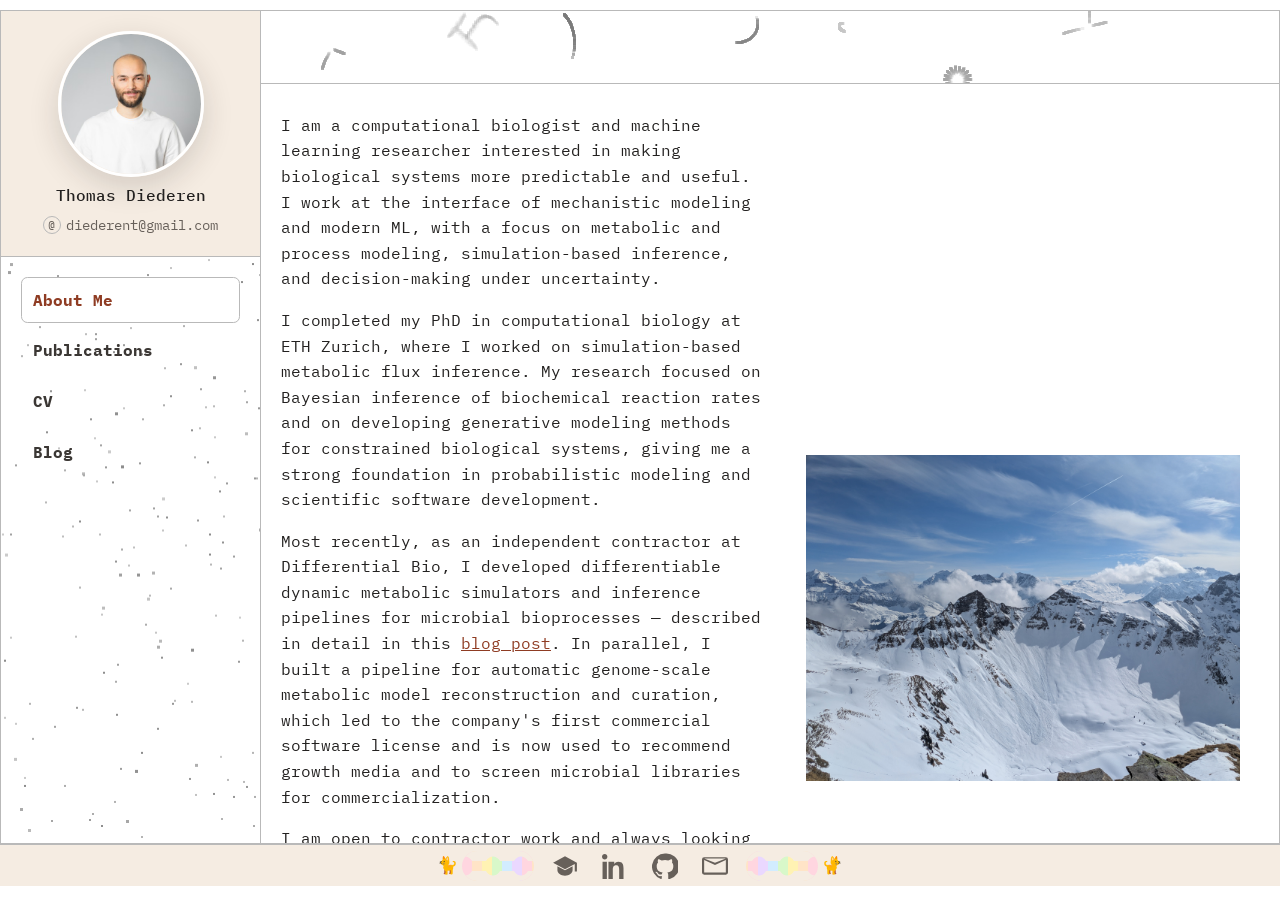
<file: index.html>
<!doctype html>
<html lang="en">
<head>
  <meta charset="UTF-8">
  <meta name="viewport" content="width=device-width, initial-scale=1.0">
  <meta name="description" content="Thomas Diederen personal website: computational biology, publications, CV, and blog posts.">
  <title>Thomas Diederen | Computational Biology</title>
  <link rel="preconnect" href="https://fonts.googleapis.com">
  <link rel="preconnect" href="https://fonts.gstatic.com" crossorigin>
  <link href="https://fonts.googleapis.com/css2?family=IBM+Plex+Mono:wght@400;500;700&display=swap" rel="stylesheet">
  <link rel="stylesheet" href="css/main.css">
</head>
<body>
  <div class="quadrants">
    <button class="sidebar-toggle" aria-label="Open navigation" aria-expanded="false">
      <svg class="icon-hamburger" viewBox="0 0 24 24" fill="none" stroke="currentColor" stroke-width="2" stroke-linecap="round" aria-hidden="true"><line x1="3" y1="6" x2="21" y2="6"/><line x1="3" y1="12" x2="21" y2="12"/><line x1="3" y1="18" x2="21" y2="18"/></svg>
      <svg class="icon-close" viewBox="0 0 24 24" fill="none" stroke="currentColor" stroke-width="2" stroke-linecap="round" aria-hidden="true"><line x1="6" y1="6" x2="18" y2="18"/><line x1="18" y1="6" x2="6" y2="18"/></svg>
    </button>

    <aside class="sidebar">
      <div class="q-photo">
        <div class="photo-circle">
          <img class="profile-photo" src="tomek_picture.jfif" alt="Portrait of Thomas Diederen">
        </div>
        <p class="photo-name">Thomas Diederen</p>
        <p class="photo-email"><span class="at-icon">@</span> diederent@gmail.com</p>
      </div>
      <div class="q-links">
        <nav class="nav-links" aria-label="Main sections">
          <a href="#about" data-tab="about">About Me</a>
          <a href="#publications" data-tab="publications">Publications</a>
          <a href="#cv" data-tab="cv">CV</a>
          <a href="#blog" data-tab="blog">Blog</a>
        </nav>
        <div class="pixel-rain" aria-hidden="true">
          <canvas id="pixel-rain-canvas"></canvas>
        </div>
      </div>
    </aside>

    <section class="q-topright">
      <div class="top-pattern" aria-hidden="true">
        <canvas id="top-pattern-canvas"></canvas>
      </div>
    </section>

    <main class="q-content">
      <section id="about" class="tab-panel">
        <div class="about-layout">
          <div>
            <p>
              I am a computational biologist and machine learning researcher interested in making biological
              systems more predictable and useful. I work at the interface of mechanistic modeling and modern
              ML, with a focus on metabolic and process modeling, simulation-based inference, and
              decision-making under uncertainty.
            </p>
            <p>
              I completed my PhD in computational biology at ETH Zurich, where I worked on simulation-based
              metabolic flux inference. My research focused on Bayesian inference of biochemical reaction rates
              and on developing generative modeling methods for constrained biological systems, giving me a
              strong foundation in probabilistic modeling and scientific software development.
            </p>
            <p>
              Most recently, as an independent contractor at Differential Bio, I developed differentiable dynamic metabolic simulators and
              inference pipelines for microbial bioprocesses — described in detail in this
              <a href="blog/posts/hybrid-modeling/index.html">blog post</a>. In parallel, I built a pipeline for automatic
              genome-scale metabolic model reconstruction and curation, which led to the company's first
              commercial software license and is now used to recommend growth media and to screen microbial
              libraries for commercialization.
            </p>
            <p>
              I am open to contractor work and always looking for opportunities to collaborate — feel free to
              reach out if you are working on something at the intersection of mechanistic modeling, ML, and
              biological systems.
            </p>
            <p>
              Outside of work, I spend a lot of time in the mountains - climbing and ski touring whenever
              possible. I also enjoy reading and playing guitar, usually alternating between trying to learn
              something new and just enjoying the process.
            </p>
          </div>
          <div class="about-photo-box">
            <img class="about-photo" src="mountains.jpg" alt="Mountain landscape">
          </div>
        </div>
      </section>

      <section id="publications" class="tab-panel" hidden>
        <article class="publication-item">
          <h3>Simulation-based Metabolic Flux Inference</h3>
          <div class="bibtex">@unpublished{diederen2026sbmfi_method,
  author = {Tomek Diederen and Nicola Zamboni},
  title = {Simulation-based Metabolic Flux Inference},
  note = {In preparation},
  year = {2026}
}</div>
        </article>

        <article class="publication-item">
          <h3>A Differentiable dFBA Simulator for Scalable Bayesian Inference over Microbial Metabolic Models</h3>
          <div class="bibtex">@article{diederen2026dfba,
  author = {Tomek Diederen},
  title = {A Differentiable {dFBA} Simulator for Scalable {Bayesian} Inference over Microbial Metabolic Models},
  journal = {bioRxiv},
  year = {2026},
  doi = {10.64898/2026.05.05.722888},
  url = {<a href="https://www.biorxiv.org/content/10.64898/2026.05.05.722888v1.full" target="_blank" rel="noreferrer">https://www.biorxiv.org/content/10.64898/2026.05.05.722888v1.full</a>}
}</div>
        </article>

        <article class="publication-item">
          <h3>Flows on Convex Polytopes</h3>
          <div class="bibtex">@article{diederen2025flows,
  author = {Tomek Diederen and Nicola Zamboni},
  title = {Flows on Convex Polytopes},
  journal = {arXiv preprint arXiv:2503.10232},
  year = {2025},
  month = {03},
  url = {<a href="https://arxiv.org/abs/2503.10232" target="_blank" rel="noreferrer">https://arxiv.org/abs/2503.10232</a>}
}</div>
        </article>

        <article class="publication-item">
          <h3>Machine Learning Reveals Novel Compound for the Improved Production of Chitooligosaccharides in <em>Escherichia coli</em></h3>
          <div class="bibtex">@article{mey2025chitooligosaccharides,
  author = {Friederike Mey and Gaetan De Waele and Wouter Demeester and Chiara Guidi and Dries Duchi and Tomek Diederen and Hanne Kochuyt and Kirsten Van Huffel and Nicola Zamboni and Willem Waegeman and Marjan De Mey},
  title = {Machine Learning Reveals Novel Compound for the Improved Production of Chitooligosaccharides in {Escherichia coli}},
  journal = {New Biotechnology},
  volume = {86},
  pages = {39--46},
  year = {2025},
  doi = {<a href="https://doi.org/10.1016/j.nbt.2025.01.005" target="_blank" rel="noreferrer">10.1016/j.nbt.2025.01.005</a>}
}</div>
        </article>

        <article class="publication-item">
          <h3>Metabolomics</h3>
          <div class="bibtex">@incollection{diederen2021metabolomics,
  author = {Tomek Diederen and Alexis Delabrière and Alaa Othman and Michael E. Reid and Nicola Zamboni},
  title = {Metabolomics},
  booktitle = {Metabolic Engineering: Concepts and Applications},
  publisher = {Wiley},
  year = {2021},
  pages = {259--299},
  doi = {<a href="https://doi.org/10.1002/9783527823468.ch9" target="_blank" rel="noreferrer">10.1002/9783527823468.ch9</a>}
}</div>
        </article>

        <article class="publication-item">
          <h3>Simulation-based Metabolic Flux Inference</h3>
          <div class="bibtex">@phdthesis{diederen2023sbmfi,
  author = {Thomas H.M. Diederen},
  title = {Simulation-based Metabolic Flux Inference},
  school = {ETH Zurich},
  year = {2023},
  url = {<a href="https://www.research-collection.ethz.ch/entities/publication/3f28a9cc-00e3-452d-b2dc-0d77acde6f7c" target="_blank" rel="noreferrer">https://www.research-collection.ethz.ch/entities/publication/3f28a9cc-00e3-452d-b2dc-0d77acde6f7c</a>}
}</div>
        </article>
      </section>

      <section id="cv" class="tab-panel" hidden>
        <h3 class="cv-section">Experience</h3>
        <ul class="cv-list">
          <li>
            <p class="cv-title">Independent Contractor, Computational Biology - Differential Bio</p>
            <p class="cv-meta">Munich, Germany | Jul 2025 - Mar 2026</p>
            <ul>
              <li>Developed core ML capabilities for microbial bioprocessing with differentiable dynamic flux balance analysis (dFBA), variational inference, and neural ODE workflows in JAX.</li>
              <li>Built an automated genome-scale metabolic model reconstruction and curation pipeline, enabling Differential Bio's first commercial software license and supporting growth-media recommendation and library screening.</li>
            </ul>
            <details class="cv-readmore">
              <summary>Read more</summary>
              <p>
                My contract at Differential Bio focused on building reliable modeling infrastructure that teams could
                use in production, not just in one-off research notebooks. A central part of the work was
                implementing differentiable dynamic metabolic simulators that could couple mechanistic constraints
                with modern inference methods. This meant setting up a robust modeling stack where ODE-based process
                models, parameter priors, and optimization loops worked together under realistic data quality and
                throughput constraints. I spent significant effort on numerical stability and reproducibility so that
                model updates remained trustworthy as new fermentation runs were added. In parallel, I designed and
                implemented an automated genome-scale model reconstruction and curation workflow to reduce manual
                turnaround time for new organisms. That pipeline translated fragmented inputs into usable models with
                quality checks and curation hooks, making it practical for repeated use across projects. The outcome
                was not only faster internal development cycles but also a direct commercial impact: the resulting
                software capabilities contributed to the company's first commercial license. The same framework is now
                applied to media recommendation and candidate screening workflows, where practical decision support and
                maintainability matter as much as model sophistication.
              </p>
            </details>
          </li>
        </ul>

        <h3 class="cv-section">Education</h3>
        <ul class="cv-list">
          <li>
            <p class="cv-title">PhD, Computational Biology — ETH Zurich</p>
            <p class="cv-meta">Zurich, Switzerland | Aug 2018 – Jan 2024</p>
            <ul>
              <li>PhD title: Simulation-based Metabolic Flux Inference.</li>
              <li>Pioneered methods for modeling Riemannian continuous normalizing flows on convex polytopes.</li>
              <li>Developed pipelines for Bayesian inference of biochemical reaction rates from mass-spectrometry data.</li>
              <li>Engineered the <a href="https://github.com/Patrickens/sbmfi_public" target="_blank" rel="noreferrer">sbmfi package</a> for simulation-based metabolic flux inference in PyTorch.</li>
            </ul>
            <details class="cv-readmore">
              <summary>Read more</summary>
              <p>
                During my PhD at ETH Zurich, I focused on turning metabolic flux inference into a scalable
                probabilistic workflow that could handle realistic biological complexity. The research combined
                Bayesian modeling, constrained simulation, and robust software implementation. A recurring challenge
                was that inference quality depended as much on numerical behavior and model structure as on the
                statistical method itself. I worked on this end-to-end: defining priors that respected biochemical
                constraints, building inference strategies for noisy experimental data, and designing methods that
                remained stable when scaling from toy examples to real datasets. On the methodological side, I
                developed generative modeling approaches for constrained biological systems, including work on flows
                over convex polytopes motivated by flux geometry. On the application side, I built mass-spectrometry
                data pipelines and Bayesian inference workflows for biochemical reaction rates. A key engineering
                output was the <a href="https://github.com/Patrickens/sbmfi_public" target="_blank" rel="noreferrer">sbmfi package</a>, implemented in PyTorch, to make these methods usable and extensible for
                repeated experiments. The broader objective was practical: reduce dependence on ad hoc analysis and
                make uncertainty-aware metabolic inference reproducible enough to support biological and process
                decisions. That blend of theory, implementation, and applied validation strongly shaped how I now
                approach modeling problems in industry.
              </p>
            </details>
          </li>
          <li>
            <p class="cv-title">MSc, Biotechnology (Systems Biology) — ETH Zurich</p>
            <p class="cv-meta">Basel, Switzerland | Sep 2015 - Aug 2017</p>
            <ul>
              <li>Thesis in the Control Theory and Systems Biology Laboratory.</li>
              <li>Courses: computational systems biology, machine learning, linear algebra, data science, and control theory.</li>
            </ul>
          </li>
          <li>
            <p class="cv-title">BSc, Life Science and Technology — TU Delft</p>
            <p class="cv-meta">Delft, The Netherlands | Sep 2011 - Nov 2014</p>
          </li>
        </ul>

        <h3 class="cv-section">Skills</h3>
        <ul class="cv-list">
          <li><p><strong>Modeling:</strong> Normalizing flows, variational inference, Bayesian neural networks, MCMC, approximate Bayesian computation, convex optimization.</p></li>
          <li><p><strong>Programming:</strong> Python, JAX, PyTorch, MATLAB, JavaScript, R, C++, Bash, PowerShell.</p></li>
          <li><p><strong>Tooling:</strong> Git, Docker, scientific data pipelines, high-throughput inference workflows.</p></li>
        </ul>

        <h3 class="cv-section">Services</h3>
        <ul class="cv-list">
          <li><p>Reviewer for: <a href="https://academic.oup.com/bioinformatics" target="_blank" rel="noreferrer">Bioinformatics</a>, <a href="https://www.sciencedirect.com/journal/metabolic-engineering" target="_blank" rel="noreferrer">Metabolic Engineering</a>, <a href="https://www.simbiochem.com/" target="_blank" rel="noreferrer">EurIPS SIMBIOCHEM 2025</a></p></li>
        </ul>

        <a class="download-btn" href="Thomas_Diederen_CV.pdf" download>Download Full CV (PDF)</a>
      </section>

      <section id="blog" class="tab-panel" hidden>
        <article class="card">
          <p class="muted">March 2026</p>
          <h3>Cutting Bioreactor Scale-Up Costs with a Differentiable Metabolic Simulator</h3>
          <p>
            How a differentiable metabolic simulator turns a single OD600 curve into substrate trajectories,
            flux predictions, and medium recommendations — without intermediate measurements.
          </p>
          <p><a href="blog/posts/hybrid-modeling/index.html">Read full post</a></p>
        </article>

        <article class="card">
          <p class="muted">Coming soon</p>
          <h3>Simulation-Based Metabolic Flux Inference</h3>
          <p>
            From MCMC to amortised neural flows: how to make ¹³C flux inference fast enough for high-throughput
            experiments, including a novel cylinder embedding and log-ratio transformation for MDVs.
          </p>
          <p><a href="blog/posts/sbmfi/index.html">Read preview</a></p>
        </article>

        <article class="card">
          <p class="muted">Coming soon</p>
          <h3>Flows on Convex Polytopes</h3>
          <p>
            Any convex polytope is homeomorphic to a ball — and that single fact unlocks normalising flows
            and Riemannian flow matching for distributions on constrained parameter spaces like metabolic flux polytopes.
          </p>
          <p><a href="blog/posts/flows-polytopes/index.html">Read preview</a></p>
        </article>

        <article class="card">
          <p class="muted">Coming soon</p>
          <h3>Biologically Inspired Priors over Metabolic Fluxes</h3>
          <p>
            Three prior distributions over the flux polytope — projection, flux-ratio, and thermodynamic —
            each encoding a different type of biological knowledge for Bayesian flux inference.
          </p>
          <p><a href="blog/posts/flux-priors/index.html">Read preview</a></p>
        </article>

        <article class="card">
          <p class="muted">Coming soon</p>
          <h3>An Instrument-Faithful Observation Model for Mass Distribution Vectors</h3>
          <p>
            LC-MS noise is heteroskedastic, log-normal, and correlated — not Gaussian. Calibrating a
            faithful observation model on 400+ measurements changes posterior flux beliefs significantly.
          </p>
          <p><a href="blog/posts/observation-model/index.html">Read preview</a></p>
        </article>
      </section>
    </main>
  </div>

  <footer class="site-footer">
    <div class="footer-row">
      <div class="nyan nyan-left" aria-hidden="true">
        <span class="nyan-cat">🐈</span>
        <span class="nyan-rainbow"></span>
      </div>

      <div class="social-icons" aria-label="Social links">
      <a href="https://scholar.google.com/citations?user=wqxedakAAAAJ&hl=en" target="_blank" rel="noreferrer" title="Google Scholar" aria-label="Google Scholar">
        <svg viewBox="0 0 24 24" aria-hidden="true"><path d="M12 3 1 9l11 6 9-4.91V17h2V9L12 3Zm-7 9.18V16c0 2.76 3.13 5 7 5s7-2.24 7-5v-3.82l-7 3.82-7-3.82Z"/></svg>
      </a>
      <a href="https://linkedin.com/in/diederent" target="_blank" rel="noreferrer" title="LinkedIn" aria-label="LinkedIn">
        <svg viewBox="0 0 24 24" aria-hidden="true"><path d="M4.98 3.5C4.98 4.88 3.87 6 2.5 6S0 4.88 0 3.5 1.12 1 2.5 1s2.48 1.12 2.48 2.5ZM.5 8h4V24h-4V8Zm7 0h3.8v2.2h.05c.53-1 1.82-2.2 3.75-2.2 4.01 0 4.75 2.64 4.75 6.08V24h-4v-8.2c0-1.96-.03-4.48-2.73-4.48-2.73 0-3.15 2.13-3.15 4.34V24h-4V8Z"/></svg>
      </a>
      <a href="https://github.com/Patrickens/" target="_blank" rel="noreferrer" title="GitHub" aria-label="GitHub">
        <svg viewBox="0 0 24 24" aria-hidden="true"><path d="M12 .5a12 12 0 0 0-3.79 23.39c.6.11.82-.26.82-.58v-2.03c-3.34.72-4.04-1.41-4.04-1.41-.55-1.38-1.33-1.74-1.33-1.74-1.09-.74.08-.73.08-.73 1.2.08 1.84 1.23 1.84 1.23 1.07 1.82 2.8 1.3 3.49.99.11-.77.42-1.3.76-1.6-2.67-.3-5.48-1.33-5.48-5.92 0-1.31.47-2.38 1.24-3.22-.12-.3-.54-1.52.12-3.16 0 0 1.01-.32 3.3 1.23a11.5 11.5 0 0 1 6 0c2.29-1.55 3.3-1.23 3.3-1.23.66 1.64.24 2.86.12 3.16.77.84 1.24 1.91 1.24 3.22 0 4.6-2.82 5.62-5.51 5.92.43.38.82 1.11.82 2.24v3.32c0 .32.22.7.82.58A12 12 0 0 0 12 .5Z"/></svg>
      </a>
      <a href="mailto:diederent@gmail.com" title="Email" aria-label="Email">
        <svg viewBox="0 0 24 24" aria-hidden="true"><path d="M2 4h20a2 2 0 0 1 2 2v12a2 2 0 0 1-2 2H2a2 2 0 0 1-2-2V6a2 2 0 0 1 2-2Zm10 7L2 6.5V18h20V6.5L12 11Zm0-2 10-4H2l10 4Z"/></svg>
      </a>
      </div>

      <div class="nyan nyan-right" aria-hidden="true">
        <span class="nyan-rainbow"></span>
        <span class="nyan-cat">🐈</span>
      </div>
    </div>
  </footer>

  <script src="js/tabs.js" defer></script>
  <script src="js/animations.js" defer></script>
</body>
</html>
</file>
<file: css/main.css>
:root {
  --paper: #ffffff;
  --line: #b9b9b9;
  --ink: #232120;
  --muted: #67605a;
  --accent: #8f3c23;
  --panel-warm: #f5ece2;
}

* { box-sizing: border-box; }

html, body {
  margin: 0;
  padding: 0;
}

body {
  font-family: "IBM Plex Mono", monospace;
  color: var(--ink);
  background: #ffffff;
  line-height: 1.55;
  height: 100dvh;
  overflow: hidden;
  padding-top: 10px;
}

.quadrants {
  display: grid;
  grid-template-columns: 260px 1fr;
  grid-template-rows: 73px minmax(0, 1fr);
  grid-template-areas: "sidebar top" "sidebar content";
  width: 100%;
  height: calc(100dvh - 66px);
  min-height: 0;
  margin: 0;
  background: var(--paper);
  border: 1px solid var(--line);
  overflow: hidden;
}

.q-photo,
.q-topright,
.q-links,
.q-content {
  padding: 1.25rem;
}

.q-photo,
.q-topright {
  border-bottom: 1px solid var(--line);
}

.sidebar {
  grid-area: sidebar;
  display: flex;
  flex-direction: column;
  border-right: 1px solid var(--line);
  overflow: hidden;
}

.q-photo {
  flex: 0 0 220px;
  display: flex;
  flex-direction: column;
  align-items: center;
  justify-content: center;
  gap: 0.6rem;
  text-align: center;
  background: var(--panel-warm);
}

.q-topright {
  grid-area: top;
  position: relative;
  overflow: hidden;
}

.q-links {
  flex: 1;
  display: flex;
  flex-direction: column;
  min-height: 0;
  position: relative;
  overflow: hidden;
}

.sidebar-toggle {
  display: none;
}

.q-content {
  grid-area: content;
  padding: 0.8rem 1.25rem 1.7rem;
  min-height: 0;
  overflow: auto;
  font-size: 1rem;
}

.q-content p,
.q-content li,
.q-content summary,
.q-content .bibtex {
  font-size: 1rem;
  line-height: 1.6;
}

.q-content .cv-section {
  font-size: 1.35rem !important;
  line-height: 1.25;
}

.q-content .cv-title,
.q-content .publication-item h3,
.q-content #blog h3,
.q-content #cv h3 {
  font-size: 1rem !important;
  line-height: 1.35;
}

.photo-circle {
  width: 146px;
  height: 146px;
  aspect-ratio: 1 / 1;
  border-radius: 50%;
  overflow: hidden;
  border: 3px solid #fff;
  box-shadow: 0 10px 30px rgba(35, 33, 32, 0.16);
  flex: 0 0 auto;
}

.profile-photo {
  width: 100%;
  height: 100%;
  object-fit: cover;
  object-position: center;
  border-radius: 50%;
  display: block;
}

.photo-name { margin: 0; font-weight: 500; line-height: 1.1; }

.photo-email {
  margin: 0;
  color: var(--muted);
  font-size: 0.9rem;
  display: flex;
  align-items: center;
  gap: 0.35rem;
}

.at-icon {
  display: inline-flex;
  align-items: center;
  justify-content: center;
  width: 18px;
  height: 18px;
  border: 1px solid var(--line);
  border-radius: 50%;
  font-size: 0.75rem;
  line-height: 1;
}

.nav-links {
  display: flex;
  flex-direction: column;
  gap: 0.3rem;
  position: relative;
  z-index: 1;
}

.nav-links a {
  display: block;
  width: 100%;
  text-decoration: none;
  color: #3b3734;
  border: 1px solid transparent;
  border-radius: 0.4rem;
  padding: 0.6rem 0.7rem;
  font-weight: 700;
}

.nav-links a:hover,
.nav-links a.active {
  color: var(--accent);
  border-color: var(--line);
  background: #fff;
}

.pixel-rain,
.top-pattern {
  position: absolute;
  inset: 0;
  pointer-events: none;
}

.pixel-rain { z-index: 0; }
.top-pattern { z-index: 1; opacity: 0.95; }

.pixel-rain canvas,
.top-pattern canvas {
  position: absolute;
  inset: 0;
  width: 100%;
  height: 100%;
  display: block;
}

h1, h2, h3 {
  margin: 0.35rem 0 0.8rem;
  line-height: 1.25;
}

a { color: var(--accent); }

.tab-panel {
  animation: fade 260ms ease;
}

.card {
  border: 1px solid #d9cfbd;
  border-radius: 0.8rem;
  padding: 1rem;
  background: #fff;
  margin-bottom: 0.9rem;
}

.publication-item {
  margin-bottom: 2.8rem;
}

.publication-item .bibtex {
  margin-bottom: 1.4rem;
}

.publication-item + .publication-item {
  padding-top: 0.8rem;
}

.publication-item:last-child {
  margin-bottom: 0;
}

#about { max-width: 100%; }

.about-layout {
  display: grid;
  grid-template-columns: minmax(280px, 50%) minmax(260px, 50%);
  gap: 1.1rem;
  align-items: start;
}

.about-layout > div {
  max-width: 75ch;
}

.about-photo {
  width: auto;
  max-width: 92%;
  height: 100%;
  display: block;
  object-fit: contain;
  object-position: center;
}

.about-photo-box {
  align-self: start;
  justify-self: center;
  display: flex;
  align-items: center;
  justify-content: center;
}

.muted {
  color: var(--muted);
  margin-top: -0.4rem;
}

.cv-section {
  margin-top: 1.1rem;
}

.cv-list {
  margin: 0.2rem 0 0.8rem;
  padding-left: 1.2rem;
}

.cv-list > li {
  margin-bottom: 0.65rem;
}

.cv-list ul {
  margin: 0.35rem 0 0;
  padding-left: 1.2rem;
}

.cv-title {
  display: block;
  font-weight: 700;
}

.cv-meta {
  display: block;
  color: var(--muted);
  margin-top: 0.1rem;
  font-size: 0.9rem;
  font-variant-numeric: tabular-nums;
  letter-spacing: 0.01em;
}

.cv-readmore {
  margin-top: 0.4rem;
}

.cv-readmore > summary {
  cursor: pointer;
  list-style: none;
  color: var(--accent);
  font-weight: 600;
}

.cv-readmore > summary::-webkit-details-marker {
  display: none;
}

.cv-readmore > summary::before {
  content: "+";
  display: inline-block;
  width: 1rem;
  color: var(--accent);
}

.cv-readmore[open] > summary::before {
  content: "-";
}

.cv-readmore p {
  margin: 0.45rem 0 0;
}

.bibtex {
  width: 60%;
  margin: 0.8rem 0 0;
  padding: 0;
  background: transparent;
  border: 0;
  overflow: auto;
  font-family: "IBM Plex Mono", monospace;
  font-size: 0.85rem;
  line-height: 1.45;
  white-space: pre-wrap;
}

.bibtex a { word-break: break-all; }

.download-btn {
  display: inline-block;
  text-decoration: none;
  background: var(--accent);
  color: #fff;
  border-radius: 0.6rem;
  padding: 0.65rem 0.9rem;
  margin-top: 0.6rem;
}

.site-footer {
  width: 100%;
  margin: 0;
  padding: 0 1rem;
  border-top: 1px solid var(--line);
  display: flex;
  align-items: center;
  justify-content: center;
  min-height: 42px;
  background: var(--panel-warm);
}

.footer-row {
  display: flex;
  align-items: center;
  gap: 0.9rem;
  transform: none;
}

.social-icons {
  display: flex;
  align-items: center;
  gap: 1rem;
}

.nyan {
  display: flex;
  align-items: center;
  gap: 0.25rem;
}

.nyan-cat {
  font-size: 1.05rem;
  line-height: 1;
}

.nyan-rainbow {
  position: relative;
  width: 72px;
  height: 30px;
  overflow: hidden;
  border-radius: 999px;
  background: repeating-linear-gradient(
    90deg,
    #ffd6e0 0 10px,
    #ffe4c7 10px 20px,
    #fff2b3 20px 30px,
    #d8f8c9 30px 40px,
    #d2ecff 40px 50px,
    #ead8ff 50px 60px
  );
  background-size: 140px 30px;
  animation: nyanSlide 6s linear infinite;
}

.nyan-rainbow::before,
.nyan-rainbow::after {
  content: "";
  position: absolute;
  left: -32px;
  width: calc(100% + 64px);
  height: 10px;
  pointer-events: none;
  background-repeat: repeat-x;
  background-size: 28px 10px;
  -webkit-mask-position: 0 0;
  mask-position: 0 0;
  animation: nyanWaveEdge 1.4s linear infinite;
}

.nyan-rainbow::before {
  top: 0;
  background: var(--panel-warm);
  -webkit-mask-image: url("data:image/svg+xml,%3Csvg xmlns='http://www.w3.org/2000/svg' viewBox='0 0 28 10' preserveAspectRatio='none'%3E%3Cpath d='M0 10 C3.5 4 10.5 4 14 10 C17.5 16 24.5 16 28 10 L28 0 L0 0 Z' fill='black'/%3E%3C/svg%3E");
  mask-image: url("data:image/svg+xml,%3Csvg xmlns='http://www.w3.org/2000/svg' viewBox='0 0 28 10' preserveAspectRatio='none'%3E%3Cpath d='M0 10 C3.5 4 10.5 4 14 10 C17.5 16 24.5 16 28 10 L28 0 L0 0 Z' fill='black'/%3E%3C/svg%3E");
  -webkit-mask-repeat: repeat-x;
  mask-repeat: repeat-x;
  -webkit-mask-size: 28px 10px;
  mask-size: 28px 10px;
}

.nyan-rainbow::after {
  bottom: 0;
  background: var(--panel-warm);
  -webkit-mask-image: url("data:image/svg+xml,%3Csvg xmlns='http://www.w3.org/2000/svg' viewBox='0 0 28 10' preserveAspectRatio='none'%3E%3Cpath d='M0 0 C3.5 6 10.5 6 14 0 C17.5 -6 24.5 -6 28 0 L28 10 L0 10 Z' fill='black'/%3E%3C/svg%3E");
  mask-image: url("data:image/svg+xml,%3Csvg xmlns='http://www.w3.org/2000/svg' viewBox='0 0 28 10' preserveAspectRatio='none'%3E%3Cpath d='M0 0 C3.5 6 10.5 6 14 0 C17.5 -6 24.5 -6 28 0 L28 10 L0 10 Z' fill='black'/%3E%3C/svg%3E");
  -webkit-mask-repeat: repeat-x;
  mask-repeat: repeat-x;
  -webkit-mask-size: 28px 10px;
  mask-size: 28px 10px;
  animation-delay: -0.7s;
}

.nyan-right .nyan-rainbow {
  transform: scaleX(-1);
}

.nyan-right .nyan-cat {
  display: inline-block;
  transform: scaleX(-1);
}

.social-icons a {
  color: var(--muted);
  text-decoration: none;
  display: inline-flex;
  align-items: center;
  justify-content: center;
  width: 34px;
  height: 34px;
}

.social-icons a:hover { color: var(--accent); }

.social-icons svg {
  width: 26px;
  height: 26px;
  fill: currentColor;
  display: block;
}

@keyframes fade {
  from { opacity: 0; transform: translateY(6px); }
  to { opacity: 1; transform: translateY(0); }
}

@keyframes nyanSlide {
  from { background-position: 0 0; }
  to { background-position: 140px 0; }
}

@keyframes nyanWaveEdge {
  from {
    -webkit-mask-position: 0 0;
    mask-position: 0 0;
  }
  to {
    -webkit-mask-position: 28px 0;
    mask-position: 28px 0;
  }
}

@media (max-width: 860px) {
  .quadrants {
    grid-template-columns: 1fr;
    grid-template-rows: 80px minmax(0, 1fr);
    grid-template-areas: "top" "content";
  }

  .sidebar {
    position: fixed;
    inset: 0;
    z-index: 100;
    align-items: center;
    justify-content: center;
    gap: 2.5rem;
    background: var(--panel-warm);
    border-right: none;
    transform: translateX(-100%);
    transition: transform 0.25s ease;
    overflow: auto;
  }

  .sidebar.open {
    transform: translateX(0);
  }

  .q-photo {
    flex: 0 0 auto;
    background: transparent;
    border-bottom: none;
  }

  .q-links {
    flex: 0 0 auto;
    overflow: visible;
  }

  .pixel-rain { display: none; }

  .q-topright { border-right: 0; }
  .q-content { border-right: 0; }

  .sidebar-toggle {
    display: flex;
    align-items: center;
    justify-content: center;
    position: fixed;
    top: 14px;
    left: 8px;
    z-index: 101;
    width: 38px;
    height: 38px;
    padding: 0;
    background: var(--panel-warm);
    border: 1px solid var(--line);
    border-radius: 0.4rem;
    cursor: pointer;
    color: var(--ink);
  }

  .sidebar-toggle svg {
    width: 20px;
    height: 20px;
  }

  .sidebar-toggle .icon-close { display: none; }
  .sidebar-toggle[aria-expanded="true"] .icon-hamburger { display: none; }
  .sidebar-toggle[aria-expanded="true"] .icon-close { display: block; }

  #about { max-width: 100%; }
  .about-layout { grid-template-columns: 1fr; }
  .bibtex { width: 100%; }
  .nyan-rainbow { width: 48px; }
}
</file>
